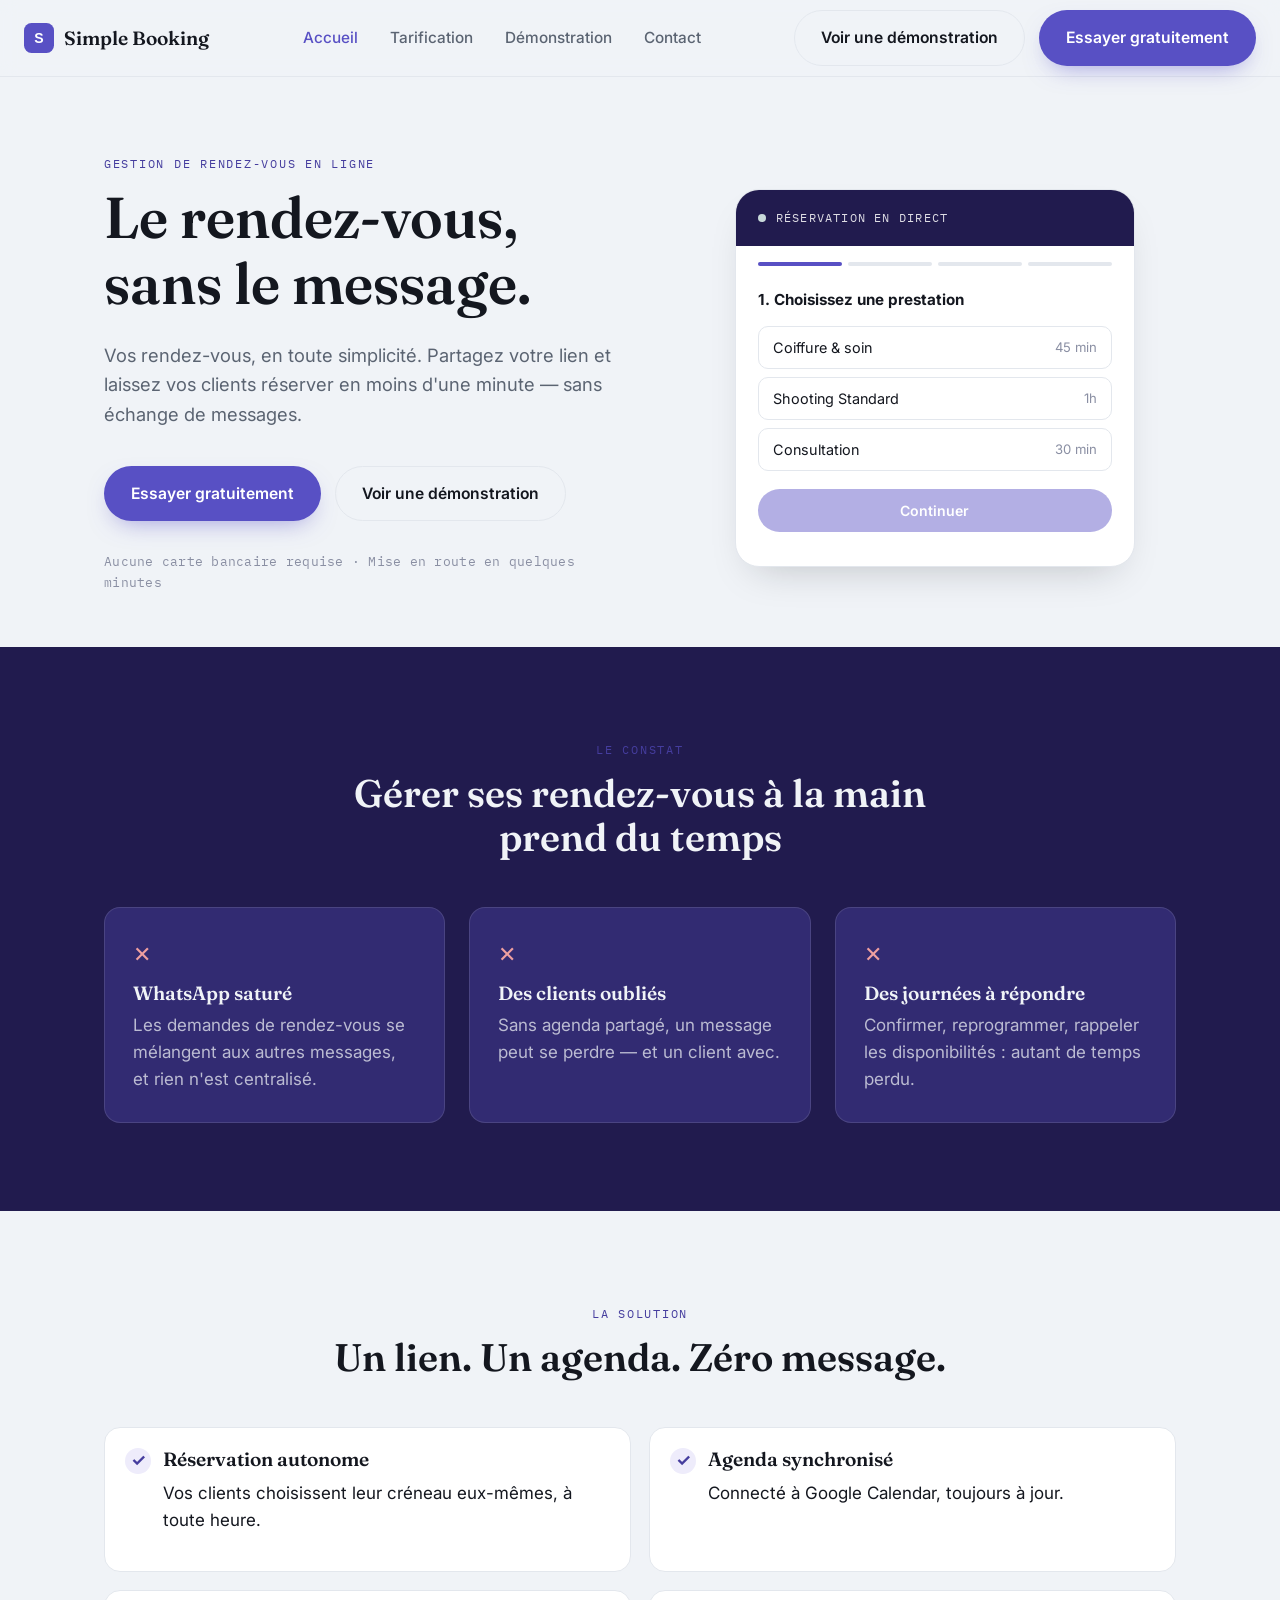
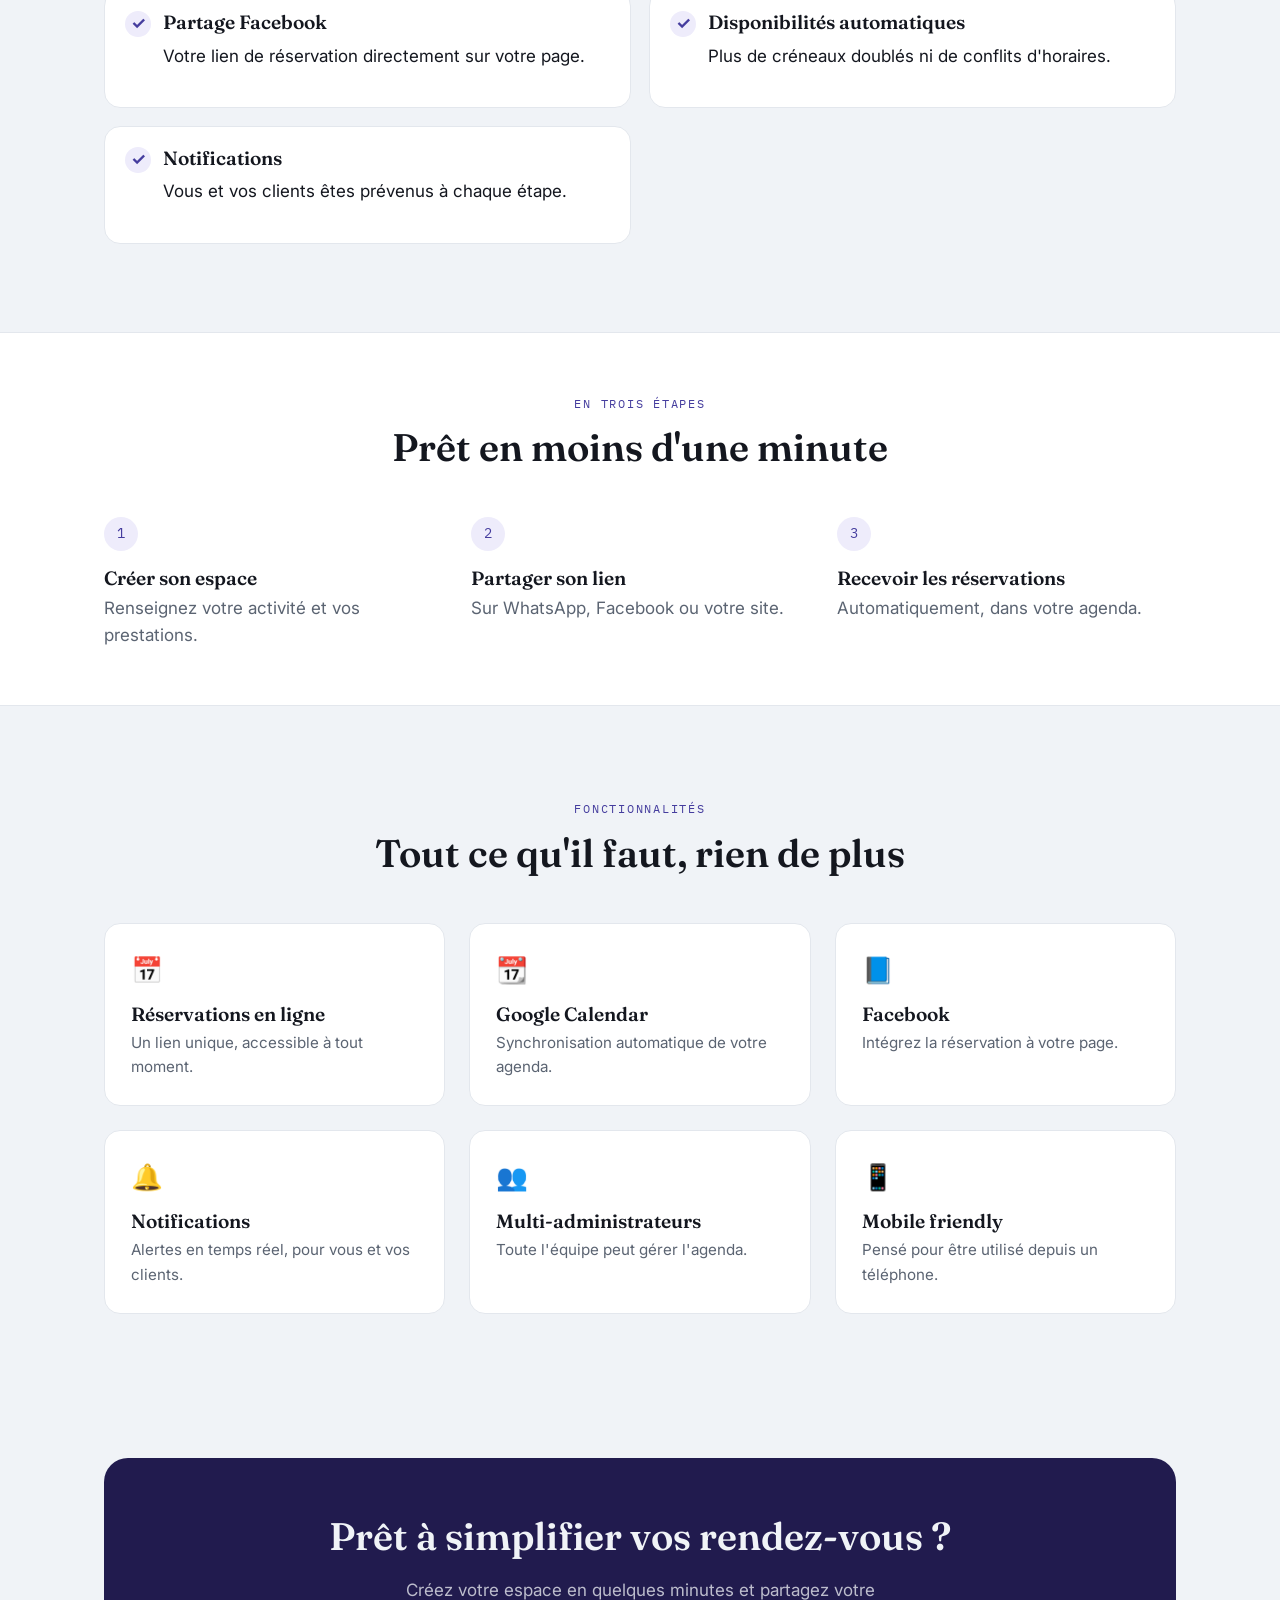
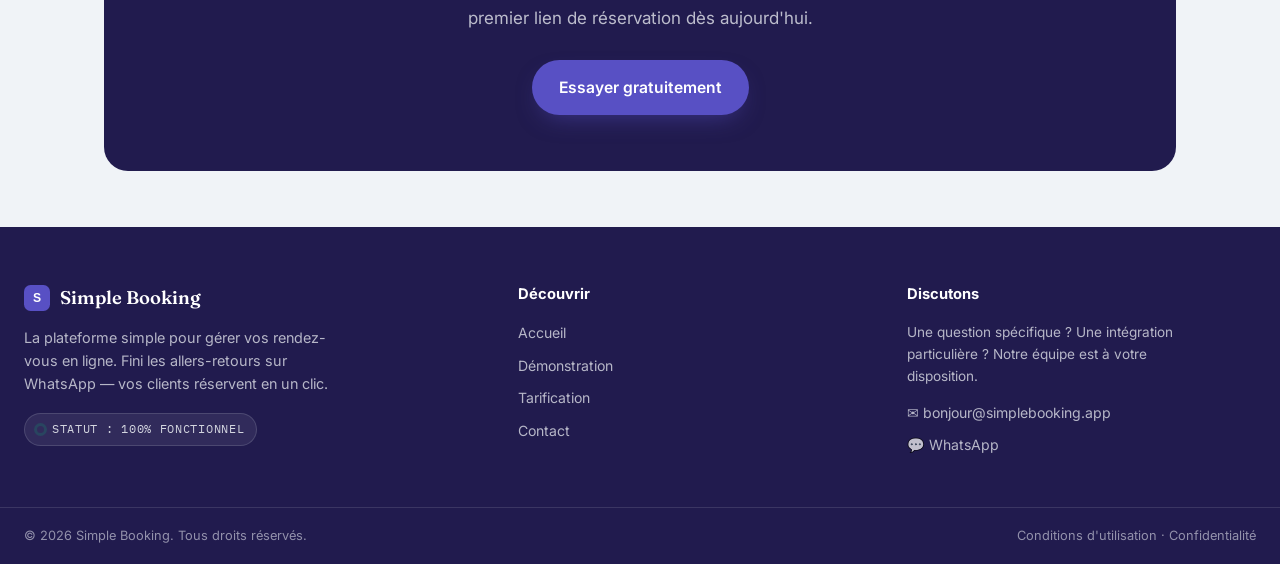
<file: index.html>
<!DOCTYPE html>
<html lang="fr">
<head>
<meta charset="UTF-8">
<meta name="viewport" content="width=device-width, initial-scale=1.0">
<title>Simple Booking — Le rendez-vous, sans le message.</title>
<meta name="description" content="Simple Booking permet à votre entreprise de recevoir des réservations en ligne en moins d'une minute : lien partageable, agenda synchronisé, notifications automatiques. Fini les rendez-vous gérés à la main sur WhatsApp.">
<link rel="canonical" href="https://simplebooking.app/">

<!-- Open Graph -->
<meta property="og:type" content="website">
<meta property="og:site_name" content="Simple Booking">
<meta property="og:title" content="Simple Booking — Le rendez-vous, sans le message.">
<meta property="og:description" content="Partagez votre lien et laissez vos clients réserver en moins d'une minute. Agenda synchronisé, notifications automatiques.">
<meta property="og:image" content="https://simplebooking.app/images/og-image.png">
<meta property="og:url" content="https://simplebooking.app/">
<meta property="og:locale" content="fr_FR">

<!-- Twitter -->
<meta name="twitter:card" content="summary_large_image">
<meta name="twitter:title" content="Simple Booking — Le rendez-vous, sans le message.">
<meta name="twitter:description" content="Réservation en ligne en moins d'une minute pour les petites entreprises.">
<meta name="twitter:image" content="https://simplebooking.app/images/og-image.png">

<link rel="icon" type="image/svg+xml" href="/images/favicon.svg">
<link rel="preconnect" href="https://fonts.googleapis.com">
<link rel="preconnect" href="https://fonts.gstatic.com" crossorigin>
<link href="https://fonts.googleapis.com/css2?family=Fraunces:opsz,wght@9..144,500;9..144,600&family=Inter:wght@400;500;600;700&family=IBM+Plex+Mono:wght@400;500&display=swap" rel="stylesheet">
<link rel="stylesheet" href="/css/style.css">
</head>
<body>

<header class="site-header">
  <div class="container">
    <a href="/" class="logo">
      <img src="/images/favicon.svg" alt="" width="30" height="30">
      Simple Booking
    </a>
    <nav>
      <ul class="nav-links">
        <li><a href="/" aria-current="page">Accueil</a></li>
        <li><a href="/tarification">Tarification</a></li>
        <li><a href="/demonstration">Démonstration</a></li>
        <li><a href="/contact">Contact</a></li>
      </ul>
    </nav>
    <div class="nav-cta">
      <a href="/contact" class="btn btn-ghost">Voir une démonstration</a>
      <a href="/contact" class="btn btn-primary">Essayer gratuitement</a>
    </div>
    <button class="nav-toggle" aria-label="Ouvrir le menu" aria-expanded="false">
      <span></span>
    </button>
  </div>
</header>

<main>

  <!-- Hero -->
  <section class="hero">
    <div class="container">
      <div class="hero-copy">
        <span class="eyebrow">Gestion de rendez-vous en ligne</span>
        <h1>Le rendez-vous,<br>sans le message.</h1>
        <p class="lede">Vos rendez-vous, en toute simplicité. Partagez votre lien et laissez vos clients réserver en moins d'une minute — sans échange de messages.</p>
        <div class="hero-actions">
          <a href="/contact" class="btn btn-primary">Essayer gratuitement</a>
          <a href="/demonstration" class="btn btn-ghost">Voir une démonstration</a>
        </div>
        <p class="hero-trust">Aucune carte bancaire requise · Mise en route en quelques minutes</p>
      </div>
      <div class="hero-art">
        <div class="simulator">
          <div class="simulator-head">
            <span class="dot"></span>
            <span>Réservation en direct</span>
          </div>
          <div class="simulator-progress">
            <div class="bar done"><span></span></div>
            <div class="bar"><span></span></div>
            <div class="bar"><span></span></div>
            <div class="bar"><span></span></div>
          </div>
          <div class="simulator-body">
            <div class="sim-step active">
              <h4>1. Choisissez une prestation</h4>
              <div class="sim-services">
                <button type="button" class="sim-option" data-service="Coiffure &amp; soin">Coiffure &amp; soin <span class="price">45 min</span></button>
                <button type="button" class="sim-option" data-service="Shooting Standard">Shooting Standard <span class="price">1h</span></button>
                <button type="button" class="sim-option" data-service="Consultation">Consultation <span class="price">30 min</span></button>
              </div>
              <div class="sim-actions">
                <button type="button" class="sim-btn sim-btn-next" disabled>Continuer</button>
              </div>
            </div>
            <div class="sim-step">
              <h4>2. Choisissez un créneau</h4>
              <div class="sim-slots">
                <button type="button" class="sim-slot">14h00</button>
                <button type="button" class="sim-slot">16h00</button>
                <button type="button" class="sim-slot">17h30</button>
              </div>
              <div class="sim-actions">
                <button type="button" class="sim-btn sim-btn-back">Retour</button>
                <button type="button" class="sim-btn sim-btn-next" disabled>Continuer</button>
              </div>
            </div>
            <div class="sim-step">
              <h4>3. Vos coordonnées</h4>
              <div class="sim-field">
                <label for="sim-name-1">Nom</label>
                <input type="text" id="sim-name-1" name="sim-name" required placeholder="Votre nom">
              </div>
              <div class="sim-field">
                <label for="sim-phone-1">Téléphone</label>
                <input type="tel" id="sim-phone-1" name="sim-phone" required placeholder="Votre numéro">
              </div>
              <div class="sim-actions">
                <button type="button" class="sim-btn sim-btn-back">Retour</button>
                <button type="button" class="sim-btn sim-btn-next">Confirmer</button>
              </div>
            </div>
            <div class="sim-step">
              <div class="sim-confirm">
                <div class="check-badge">✓</div>
                <h4 style="margin-bottom:4px;">Rendez-vous confirmé</h4>
                <p style="color:var(--ink-soft); font-size:0.85rem; margin:0;">Une notification a été envoyée automatiquement.</p>
                <div class="sim-receipt">
                  <div class="row"><span>Prestation</span><span data-field="service">—</span></div>
                  <div class="row"><span>Créneau</span><span data-field="slot">—</span></div>
                  <div class="row"><span>Client</span><span data-field="name">—</span></div>
                  <span class="status-pill">En attente de votre validation</span>
                </div>
                <button type="button" class="sim-restart">Essayer avec un autre créneau</button>
              </div>
            </div>
          </div>
        </div>
      </div>
    </div>
  </section>

  <!-- Le problème -->
  <section class="problem">
    <div class="container">
      <div class="section-head reveal">
        <span class="eyebrow">Le constat</span>
        <h2>Gérer ses rendez-vous à la main prend du temps</h2>
      </div>
      <div class="grid-3 reveal">
        <div class="problem-card">
          <span class="mark">✕</span>
          <h3>WhatsApp saturé</h3>
          <p>Les demandes de rendez-vous se mélangent aux autres messages, et rien n'est centralisé.</p>
        </div>
        <div class="problem-card">
          <span class="mark">✕</span>
          <h3>Des clients oubliés</h3>
          <p>Sans agenda partagé, un message peut se perdre — et un client avec.</p>
        </div>
        <div class="problem-card">
          <span class="mark">✕</span>
          <h3>Des journées à répondre</h3>
          <p>Confirmer, reprogrammer, rappeler les disponibilités : autant de temps perdu.</p>
        </div>
      </div>
    </div>
  </section>

  <!-- La solution -->
  <section>
    <div class="container">
      <div class="section-head reveal">
        <span class="eyebrow">La solution</span>
        <h2>Un lien. Un agenda. Zéro message.</h2>
      </div>
      <ul class="solution-list reveal">
        <li>
          <span class="check">✓</span>
          <div><h3>Réservation autonome</h3><p>Vos clients choisissent leur créneau eux-mêmes, à toute heure.</p></div>
        </li>
        <li>
          <span class="check">✓</span>
          <div><h3>Agenda synchronisé</h3><p>Connecté à Google Calendar, toujours à jour.</p></div>
        </li>
        <li>
          <span class="check">✓</span>
          <div><h3>Partage Facebook</h3><p>Votre lien de réservation directement sur votre page.</p></div>
        </li>
        <li>
          <span class="check">✓</span>
          <div><h3>Disponibilités automatiques</h3><p>Plus de créneaux doublés ni de conflits d'horaires.</p></div>
        </li>
        <li>
          <span class="check">✓</span>
          <div><h3>Notifications</h3><p>Vous et vos clients êtes prévenus à chaque étape.</p></div>
        </li>
      </ul>
    </div>
  </section>

  <!-- Fonctionnement -->
  <section class="tight" style="background:var(--card); border-top:1px solid var(--border); border-bottom:1px solid var(--border);">
    <div class="container">
      <div class="section-head reveal">
        <span class="eyebrow">En trois étapes</span>
        <h2>Prêt en moins d'une minute</h2>
      </div>
      <div class="steps reveal">
        <div class="step">
          <span class="num">1</span>
          <h3>Créer son espace</h3>
          <p>Renseignez votre activité et vos prestations.</p>
        </div>
        <div class="step">
          <span class="num">2</span>
          <h3>Partager son lien</h3>
          <p>Sur WhatsApp, Facebook ou votre site.</p>
        </div>
        <div class="step">
          <span class="num">3</span>
          <h3>Recevoir les réservations</h3>
          <p>Automatiquement, dans votre agenda.</p>
        </div>
      </div>
    </div>
  </section>

  <!-- Fonctionnalités -->
  <section>
    <div class="container">
      <div class="section-head reveal">
        <span class="eyebrow">Fonctionnalités</span>
        <h2>Tout ce qu'il faut, rien de plus</h2>
      </div>
      <div class="grid-3 reveal">
        <div class="feature-card"><span class="ico">📅</span><h3>Réservations en ligne</h3><p>Un lien unique, accessible à tout moment.</p></div>
        <div class="feature-card"><span class="ico">📆</span><h3>Google Calendar</h3><p>Synchronisation automatique de votre agenda.</p></div>
        <div class="feature-card"><span class="ico">📘</span><h3>Facebook</h3><p>Intégrez la réservation à votre page.</p></div>
        <div class="feature-card"><span class="ico">🔔</span><h3>Notifications</h3><p>Alertes en temps réel, pour vous et vos clients.</p></div>
        <div class="feature-card"><span class="ico">👥</span><h3>Multi-administrateurs</h3><p>Toute l'équipe peut gérer l'agenda.</p></div>
        <div class="feature-card"><span class="ico">📱</span><h3>Mobile friendly</h3><p>Pensé pour être utilisé depuis un téléphone.</p></div>
      </div>
    </div>
  </section>

  <!-- CTA final -->
  <section class="tight">
    <div class="container">
      <div class="cta-band reveal">
        <h2>Prêt à simplifier vos rendez-vous ?</h2>
        <p>Créez votre espace en quelques minutes et partagez votre premier lien de réservation dès aujourd'hui.</p>
        <a href="/contact" class="btn btn-primary">Essayer gratuitement</a>
      </div>
    </div>
  </section>

</main>

<footer class="site-footer-dark">
  <div class="container footer-grid">
    <div class="footer-brand">
      <a href="/" class="footer-logo">
        <img src="/images/favicon.svg" alt="" width="26" height="26">
        Simple Booking
      </a>
      <p>La plateforme simple pour gérer vos rendez-vous en ligne. Fini les allers-retours sur WhatsApp — vos clients réservent en un clic.</p>
      <span class="status-chip"><span class="dot"></span> Statut : 100% fonctionnel</span>
    </div>
    <div class="footer-col">
      <h4>Découvrir</h4>
      <a href="/">Accueil</a>
      <a href="/demonstration">Démonstration</a>
      <a href="/tarification">Tarification</a>
      <a href="/contact">Contact</a>
    </div>
    <div class="footer-col">
      <h4>Discutons</h4>
      <p>Une question spécifique ? Une intégration particulière ? Notre équipe est à votre disposition.</p>
      <a href="mailto:bonjour@simplebooking.app">✉ bonjour@simplebooking.app</a>
      <a href="https://wa.me/22800000000" target="_blank" rel="noopener">💬 WhatsApp</a>
    </div>
  </div>
  <div class="footer-bottom container">
    <span>© 2026 Simple Booking. Tous droits réservés.</span>
    <span class="footer-legal">Conditions d'utilisation · Confidentialité</span>
  </div>
</footer>

<script src="/js/main.js"></script>
</body>
</html>
</file>
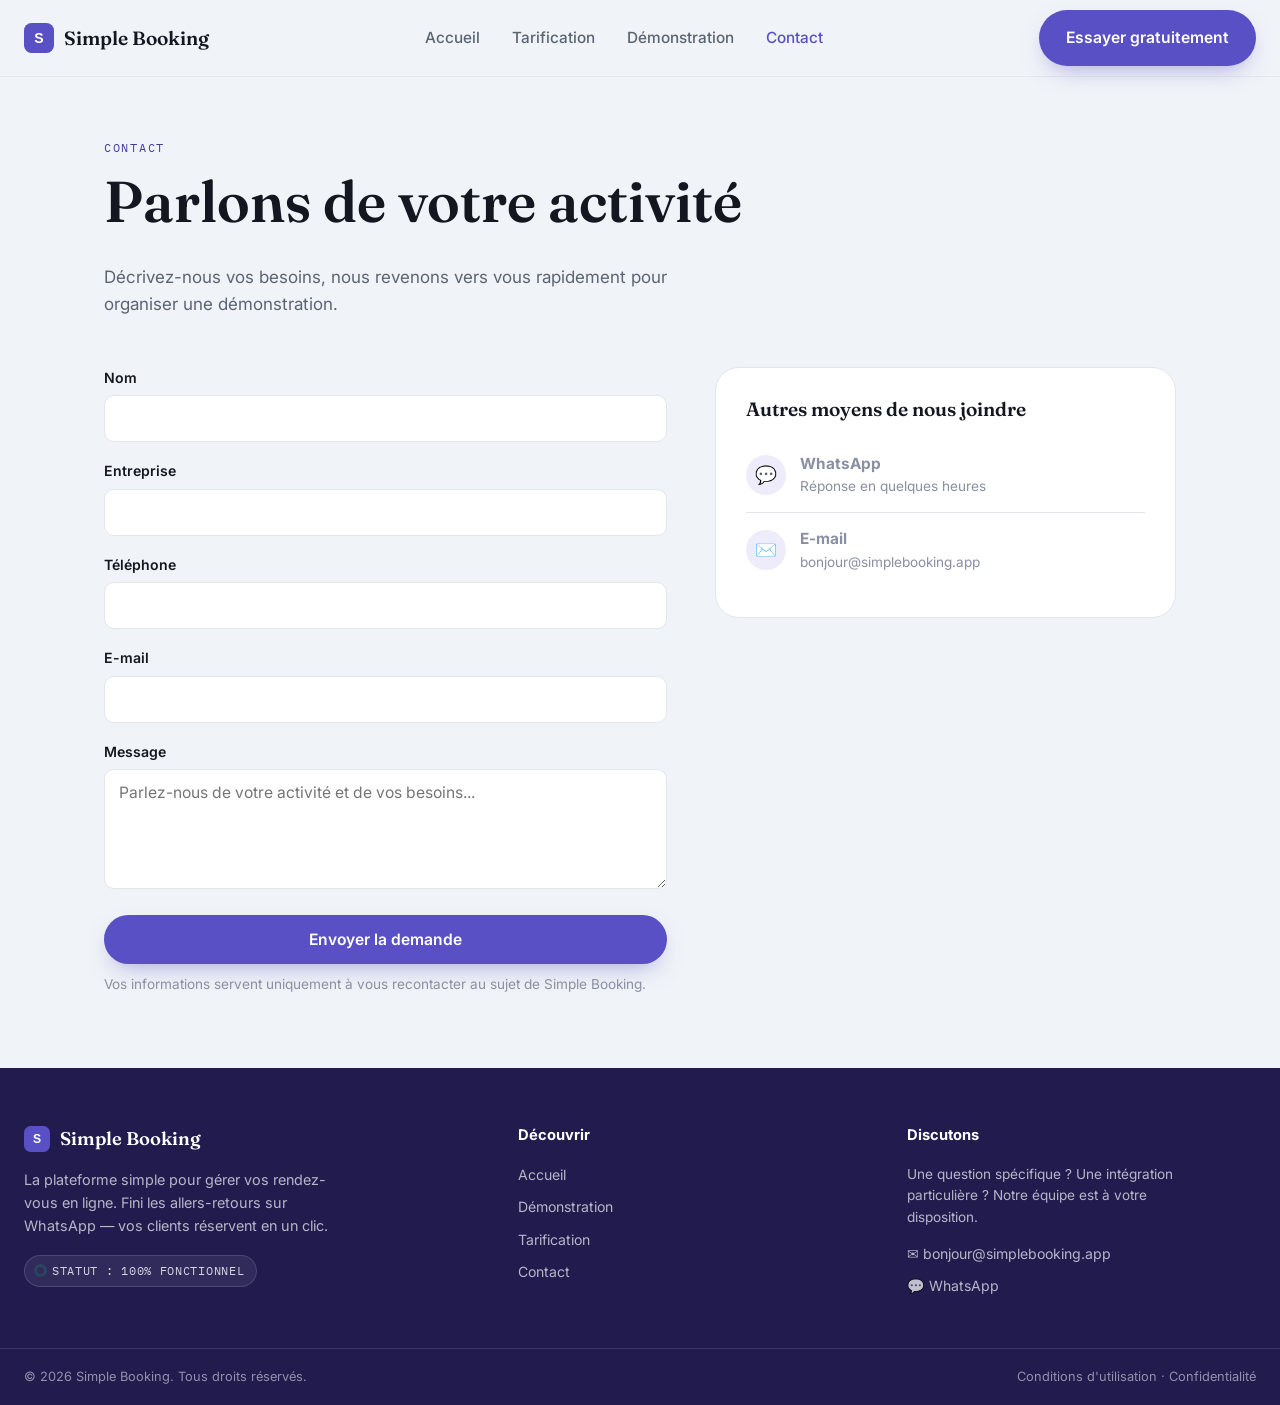
<file: contact.html>
<!DOCTYPE html>
<html lang="fr">
<head>
<meta charset="UTF-8">
<meta name="viewport" content="width=device-width, initial-scale=1.0">
<title>Contact — Simple Booking</title>
<meta name="description" content="Demandez une démonstration de Simple Booking ou contactez-nous par WhatsApp ou par e-mail. Réponse rapide garantie.">
<link rel="canonical" href="https://simplebooking.app/contact">

<meta property="og:type" content="website">
<meta property="og:site_name" content="Simple Booking">
<meta property="og:title" content="Contact — Simple Booking">
<meta property="og:description" content="Demandez une démonstration ou contactez-nous par WhatsApp ou e-mail.">
<meta property="og:image" content="https://simplebooking.app/images/og-image.png">
<meta property="og:url" content="https://simplebooking.app/contact">
<meta property="og:locale" content="fr_FR">
<meta name="twitter:card" content="summary_large_image">

<link rel="icon" type="image/svg+xml" href="/images/favicon.svg">
<link rel="preconnect" href="https://fonts.googleapis.com">
<link rel="preconnect" href="https://fonts.gstatic.com" crossorigin>
<link href="https://fonts.googleapis.com/css2?family=Fraunces:opsz,wght@9..144,500;9..144,600&family=Inter:wght@400;500;600;700&family=IBM+Plex+Mono:wght@400;500&display=swap" rel="stylesheet">
<link rel="stylesheet" href="/css/style.css">
</head>
<body>

<header class="site-header">
  <div class="container">
    <a href="/" class="logo">
      <img src="/images/favicon.svg" alt="" width="30" height="30">
      Simple Booking
    </a>
    <nav>
      <ul class="nav-links">
        <li><a href="/">Accueil</a></li>
        <li><a href="/tarification">Tarification</a></li>
        <li><a href="/demonstration">Démonstration</a></li>
        <li><a href="/contact" aria-current="page">Contact</a></li>
      </ul>
    </nav>
    <div class="nav-cta">
      <a href="/contact" class="btn btn-primary">Essayer gratuitement</a>
    </div>
    <button class="nav-toggle" aria-label="Ouvrir le menu" aria-expanded="false">
      <span></span>
    </button>
  </div>
</header>

<main>
  <section class="tight">
    <div class="container">
      <div class="section-head left reveal" style="max-width:640px;">
        <span class="eyebrow">Contact</span>
        <h1>Parlons de votre activité</h1>
        <p style="color:var(--ink-soft)">Décrivez-nous vos besoins, nous revenons vers vous rapidement pour organiser une démonstration.</p>
      </div>

      <div class="contact-grid reveal">
        <form id="contact-form" novalidate>
          <div class="field">
            <label for="name">Nom</label>
            <input type="text" id="name" name="name" required>
          </div>
          <div class="field">
            <label for="company">Entreprise</label>
            <input type="text" id="company" name="company">
          </div>
          <div class="field">
            <label for="phone">Téléphone</label>
            <input type="tel" id="phone" name="phone" required>
          </div>
          <div class="field">
            <label for="email">E-mail</label>
            <input type="email" id="email" name="email" required>
          </div>
          <div class="field">
            <label for="message">Message</label>
            <textarea id="message" name="message" placeholder="Parlez-nous de votre activité et de vos besoins..."></textarea>
          </div>
          <button type="submit" class="btn btn-primary btn-block">Envoyer la demande</button>
          <p class="form-note">Vos informations servent uniquement à vous recontacter au sujet de Simple Booking.</p>
          <p id="form-status" class="form-status" role="status"></p>
        </form>

        <aside class="contact-side">
          <h3 style="margin-bottom:18px;">Autres moyens de nous joindre</h3>
          <a href="https://wa.me/22800000000" class="channel" target="_blank" rel="noopener">
            <span class="ico">💬</span>
            <span><strong>WhatsApp</strong><span>Réponse en quelques heures</span></span>
          </a>
          <a href="mailto:bonjour@simplebooking.app" class="channel">
            <span class="ico">✉️</span>
            <span><strong>E-mail</strong><span>bonjour@simplebooking.app</span></span>
          </a>
        </aside>
      </div>
    </div>
  </section>
</main>

<footer class="site-footer-dark">
  <div class="container footer-grid">
    <div class="footer-brand">
      <a href="/" class="footer-logo">
        <img src="/images/favicon.svg" alt="" width="26" height="26">
        Simple Booking
      </a>
      <p>La plateforme simple pour gérer vos rendez-vous en ligne. Fini les allers-retours sur WhatsApp — vos clients réservent en un clic.</p>
      <span class="status-chip"><span class="dot"></span> Statut : 100% fonctionnel</span>
    </div>
    <div class="footer-col">
      <h4>Découvrir</h4>
      <a href="/">Accueil</a>
      <a href="/demonstration">Démonstration</a>
      <a href="/tarification">Tarification</a>
      <a href="/contact">Contact</a>
    </div>
    <div class="footer-col">
      <h4>Discutons</h4>
      <p>Une question spécifique ? Une intégration particulière ? Notre équipe est à votre disposition.</p>
      <a href="mailto:bonjour@simplebooking.app">✉ bonjour@simplebooking.app</a>
      <a href="https://wa.me/22800000000" target="_blank" rel="noopener">💬 WhatsApp</a>
    </div>
  </div>
  <div class="footer-bottom container">
    <span>© 2026 Simple Booking. Tous droits réservés.</span>
    <span class="footer-legal">Conditions d'utilisation · Confidentialité</span>
  </div>
</footer>

<script src="/js/main.js"></script>
</body>
</html>
</file>
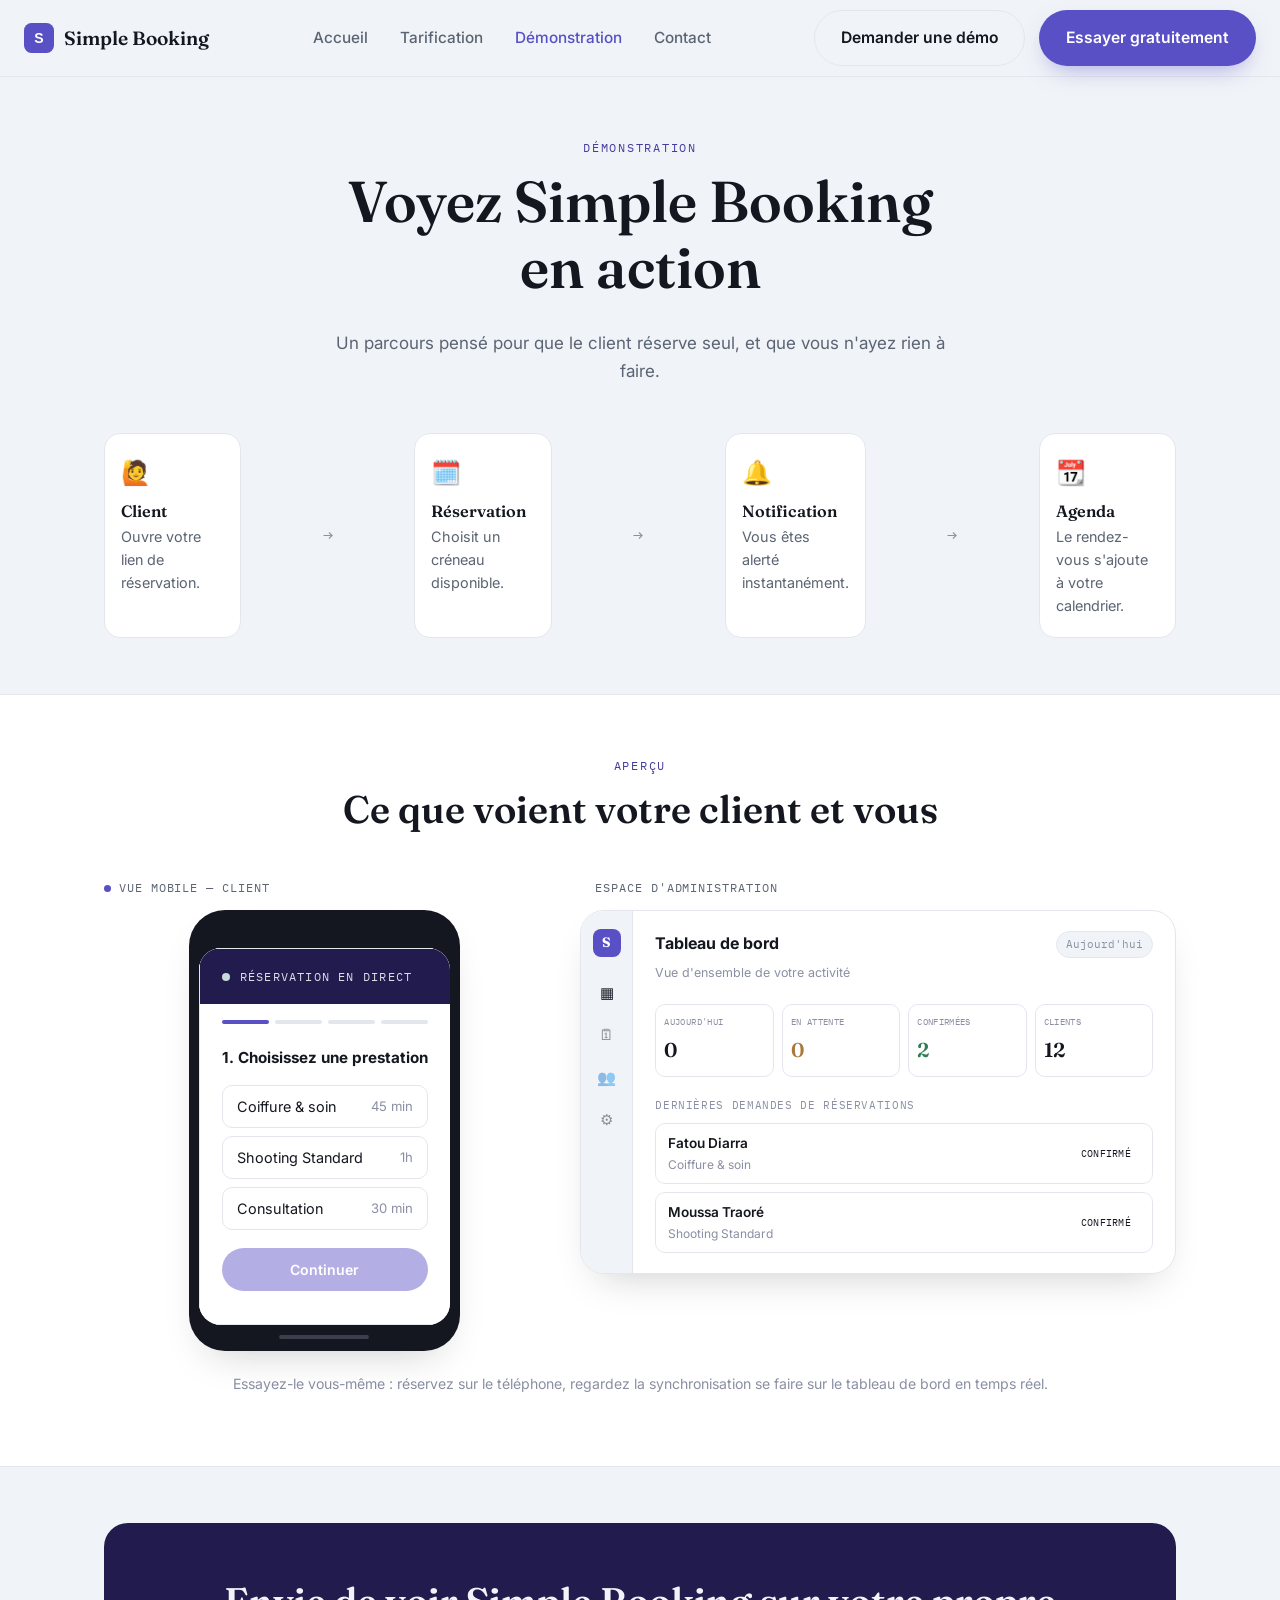
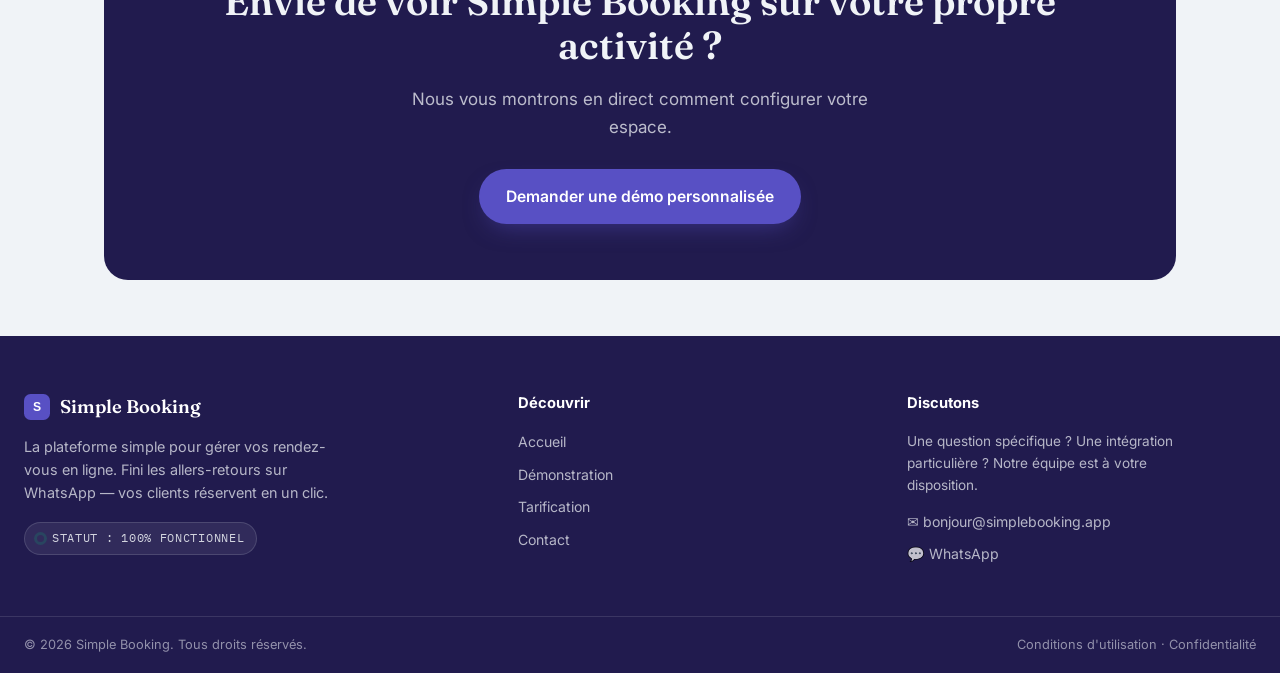
<file: demonstration.html>
<!DOCTYPE html>
<html lang="fr">
<head>
<meta charset="UTF-8">
<meta name="viewport" content="width=device-width, initial-scale=1.0">
<title>Démonstration — Simple Booking</title>
<meta name="description" content="Découvrez le parcours de réservation Simple Booking : du lien partagé à l'agenda synchronisé, en passant par la notification automatique.">
<link rel="canonical" href="https://simplebooking.app/demonstration">

<meta property="og:type" content="website">
<meta property="og:site_name" content="Simple Booking">
<meta property="og:title" content="Démonstration — Simple Booking">
<meta property="og:description" content="Du lien partagé à l'agenda synchronisé : voyez comment fonctionne Simple Booking.">
<meta property="og:image" content="https://simplebooking.app/images/og-image.png">
<meta property="og:url" content="https://simplebooking.app/demonstration">
<meta property="og:locale" content="fr_FR">
<meta name="twitter:card" content="summary_large_image">

<link rel="icon" type="image/svg+xml" href="/images/favicon.svg">
<link rel="preconnect" href="https://fonts.googleapis.com">
<link rel="preconnect" href="https://fonts.gstatic.com" crossorigin>
<link href="https://fonts.googleapis.com/css2?family=Fraunces:opsz,wght@9..144,500;9..144,600&family=Inter:wght@400;500;600;700&family=IBM+Plex+Mono:wght@400;500&display=swap" rel="stylesheet">
<link rel="stylesheet" href="/css/style.css">
</head>
<body>

<header class="site-header">
  <div class="container">
    <a href="/" class="logo">
      <img src="/images/favicon.svg" alt="" width="30" height="30">
      Simple Booking
    </a>
    <nav>
      <ul class="nav-links">
        <li><a href="/">Accueil</a></li>
        <li><a href="/tarification">Tarification</a></li>
        <li><a href="/demonstration" aria-current="page">Démonstration</a></li>
        <li><a href="/contact">Contact</a></li>
      </ul>
    </nav>
    <div class="nav-cta">
      <a href="/contact" class="btn btn-ghost">Demander une démo</a>
      <a href="/contact" class="btn btn-primary">Essayer gratuitement</a>
    </div>
    <button class="nav-toggle" aria-label="Ouvrir le menu" aria-expanded="false">
      <span></span>
    </button>
  </div>
</header>

<main>
  <section class="tight">
    <div class="container">
      <div class="section-head reveal">
        <span class="eyebrow">Démonstration</span>
        <h1>Voyez Simple Booking en action</h1>
        <p style="color:var(--ink-soft)">Un parcours pensé pour que le client réserve seul, et que vous n'ayez rien à faire.</p>
      </div>

      <div class="flow reveal">
        <div class="flow-step">
          <span class="flow-ico">🙋</span>
          <h3>Client</h3>
          <p>Ouvre votre lien de réservation.</p>
        </div>
        <div class="flow-arrow">→</div>
        <div class="flow-step">
          <span class="flow-ico">🗓️</span>
          <h3>Réservation</h3>
          <p>Choisit un créneau disponible.</p>
        </div>
        <div class="flow-arrow">→</div>
        <div class="flow-step">
          <span class="flow-ico">🔔</span>
          <h3>Notification</h3>
          <p>Vous êtes alerté instantanément.</p>
        </div>
        <div class="flow-arrow">→</div>
        <div class="flow-step">
          <span class="flow-ico">📆</span>
          <h3>Agenda</h3>
          <p>Le rendez-vous s'ajoute à votre calendrier.</p>
        </div>
      </div>
    </div>
  </section>

  <section class="tight" style="background:var(--card); border-top:1px solid var(--border); border-bottom:1px solid var(--border);">
    <div class="container">
      <div class="section-head reveal">
        <span class="eyebrow">Aperçu</span>
        <h2>Ce que voient votre client et vous</h2>
      </div>

      <div class="demo-frame reveal" id="demo-frame-1">
        <div class="demo-col">
          <div class="demo-label"><span class="dot"></span> Vue mobile — client</div>
          <div class="phone-frame">
            <div class="phone-notch"></div>
            <div class="phone-screen">
              <div class="simulator">
                <div class="simulator-head">
                  <span class="dot"></span>
                  <span>Réservation en direct</span>
                </div>
                <div class="simulator-progress">
                  <div class="bar done"><span></span></div>
                  <div class="bar"><span></span></div>
                  <div class="bar"><span></span></div>
                  <div class="bar"><span></span></div>
                </div>
                <div class="simulator-body">
                  <div class="sim-step active">
                    <h4>1. Choisissez une prestation</h4>
                    <div class="sim-services">
                      <button type="button" class="sim-option" data-service="Coiffure &amp; soin">Coiffure &amp; soin <span class="price">45 min</span></button>
                      <button type="button" class="sim-option" data-service="Shooting Standard">Shooting Standard <span class="price">1h</span></button>
                      <button type="button" class="sim-option" data-service="Consultation">Consultation <span class="price">30 min</span></button>
                    </div>
                    <div class="sim-actions">
                      <button type="button" class="sim-btn sim-btn-next" disabled>Continuer</button>
                    </div>
                  </div>
                  <div class="sim-step">
                    <h4>2. Choisissez un créneau</h4>
                    <div class="sim-slots">
                      <button type="button" class="sim-slot">14h00</button>
                      <button type="button" class="sim-slot">16h00</button>
                      <button type="button" class="sim-slot">17h30</button>
                    </div>
                    <div class="sim-actions">
                      <button type="button" class="sim-btn sim-btn-back">Retour</button>
                      <button type="button" class="sim-btn sim-btn-next" disabled>Continuer</button>
                    </div>
                  </div>
                  <div class="sim-step">
                    <h4>3. Vos coordonnées</h4>
                    <div class="sim-field">
                      <label for="sim-name-2">Nom</label>
                      <input type="text" id="sim-name-2" name="sim-name" required placeholder="Votre nom">
                    </div>
                    <div class="sim-field">
                      <label for="sim-phone-2">Téléphone</label>
                      <input type="tel" id="sim-phone-2" name="sim-phone" required placeholder="Votre numéro">
                    </div>
                    <div class="sim-actions">
                      <button type="button" class="sim-btn sim-btn-back">Retour</button>
                      <button type="button" class="sim-btn sim-btn-next">Confirmer</button>
                    </div>
                  </div>
                  <div class="sim-step">
                    <div class="sim-confirm">
                      <div class="check-badge">✓</div>
                      <h4 style="margin-bottom:4px;">Rendez-vous confirmé</h4>
                      <p style="color:var(--ink-soft); font-size:0.85rem; margin:0;">Regardez le tableau de bord →</p>
                      <div class="sim-receipt">
                        <div class="row"><span>Prestation</span><span data-field="service">—</span></div>
                        <div class="row"><span>Créneau</span><span data-field="slot">—</span></div>
                        <div class="row"><span>Client</span><span data-field="name">—</span></div>
                        <span class="status-pill">En attente de votre validation</span>
                      </div>
                      <button type="button" class="sim-restart">Essayer avec un autre créneau</button>
                    </div>
                  </div>
                </div>
              </div>
            </div>
            <div class="phone-home"></div>
          </div>
        </div>

        <div class="demo-col">
          <div class="demo-label"><span class="dot success"></span> Espace d'administration</div>
          <div class="dash-mock">
            <div class="dash-sidebar">
              <div class="dash-side-logo">S</div>
              <span class="dash-side-icon active">▦</span>
              <span class="dash-side-icon">🗓</span>
              <span class="dash-side-icon">👥</span>
              <span class="dash-side-icon">⚙</span>
            </div>
            <div class="dash-main">
              <div class="dash-head">
                <div>
                  <h5>Tableau de bord</h5>
                  <span class="sub">Vue d'ensemble de votre activité</span>
                </div>
                <span class="dash-date">Aujourd'hui</span>
              </div>
              <div class="dash-metrics">
                <div class="dash-metric">
                  <span class="label">Aujourd'hui</span>
                  <span class="value" data-metric="today">0</span>
                </div>
                <div class="dash-metric amber">
                  <span class="label">En attente</span>
                  <span class="value" data-metric="pending">0</span>
                </div>
                <div class="dash-metric green">
                  <span class="label">Confirmées</span>
                  <span class="value" data-metric="confirmed">2</span>
                </div>
                <div class="dash-metric">
                  <span class="label">Clients</span>
                  <span class="value" data-metric="clients">12</span>
                </div>
              </div>
              <div class="dash-list-label">Dernières demandes de réservations</div>
              <div class="dash-list" data-dash-list>
                <div class="dash-row">
                  <div><span class="who">Fatou Diarra</span><span class="service">Coiffure &amp; soin</span></div>
                  <span class="pill confirmed">Confirmé</span>
                </div>
                <div class="dash-row">
                  <div><span class="who">Moussa Traoré</span><span class="service">Shooting Standard</span></div>
                  <span class="pill confirmed">Confirmé</span>
                </div>
              </div>
            </div>
          </div>
        </div>
      </div>
      <p style="text-align:center; color:var(--muted); font-size:0.88rem; margin-top:22px;">Essayez-le vous-même : réservez sur le téléphone, regardez la synchronisation se faire sur le tableau de bord en temps réel.</p>
    </div>
  </section>

  <section class="tight">
    <div class="container">
      <div class="cta-band reveal">
        <h2>Envie de voir Simple Booking sur votre propre activité ?</h2>
        <p>Nous vous montrons en direct comment configurer votre espace.</p>
        <a href="/contact" class="btn btn-primary">Demander une démo personnalisée</a>
      </div>
    </div>
  </section>
</main>

<footer class="site-footer-dark">
  <div class="container footer-grid">
    <div class="footer-brand">
      <a href="/" class="footer-logo">
        <img src="/images/favicon.svg" alt="" width="26" height="26">
        Simple Booking
      </a>
      <p>La plateforme simple pour gérer vos rendez-vous en ligne. Fini les allers-retours sur WhatsApp — vos clients réservent en un clic.</p>
      <span class="status-chip"><span class="dot"></span> Statut : 100% fonctionnel</span>
    </div>
    <div class="footer-col">
      <h4>Découvrir</h4>
      <a href="/">Accueil</a>
      <a href="/demonstration">Démonstration</a>
      <a href="/tarification">Tarification</a>
      <a href="/contact">Contact</a>
    </div>
    <div class="footer-col">
      <h4>Discutons</h4>
      <p>Une question spécifique ? Une intégration particulière ? Notre équipe est à votre disposition.</p>
      <a href="mailto:bonjour@simplebooking.app">✉ bonjour@simplebooking.app</a>
      <a href="https://wa.me/22800000000" target="_blank" rel="noopener">💬 WhatsApp</a>
    </div>
  </div>
  <div class="footer-bottom container">
    <span>© 2026 Simple Booking. Tous droits réservés.</span>
    <span class="footer-legal">Conditions d'utilisation · Confidentialité</span>
  </div>
</footer>

<script src="/js/main.js"></script>
</body>
</html>
</file>
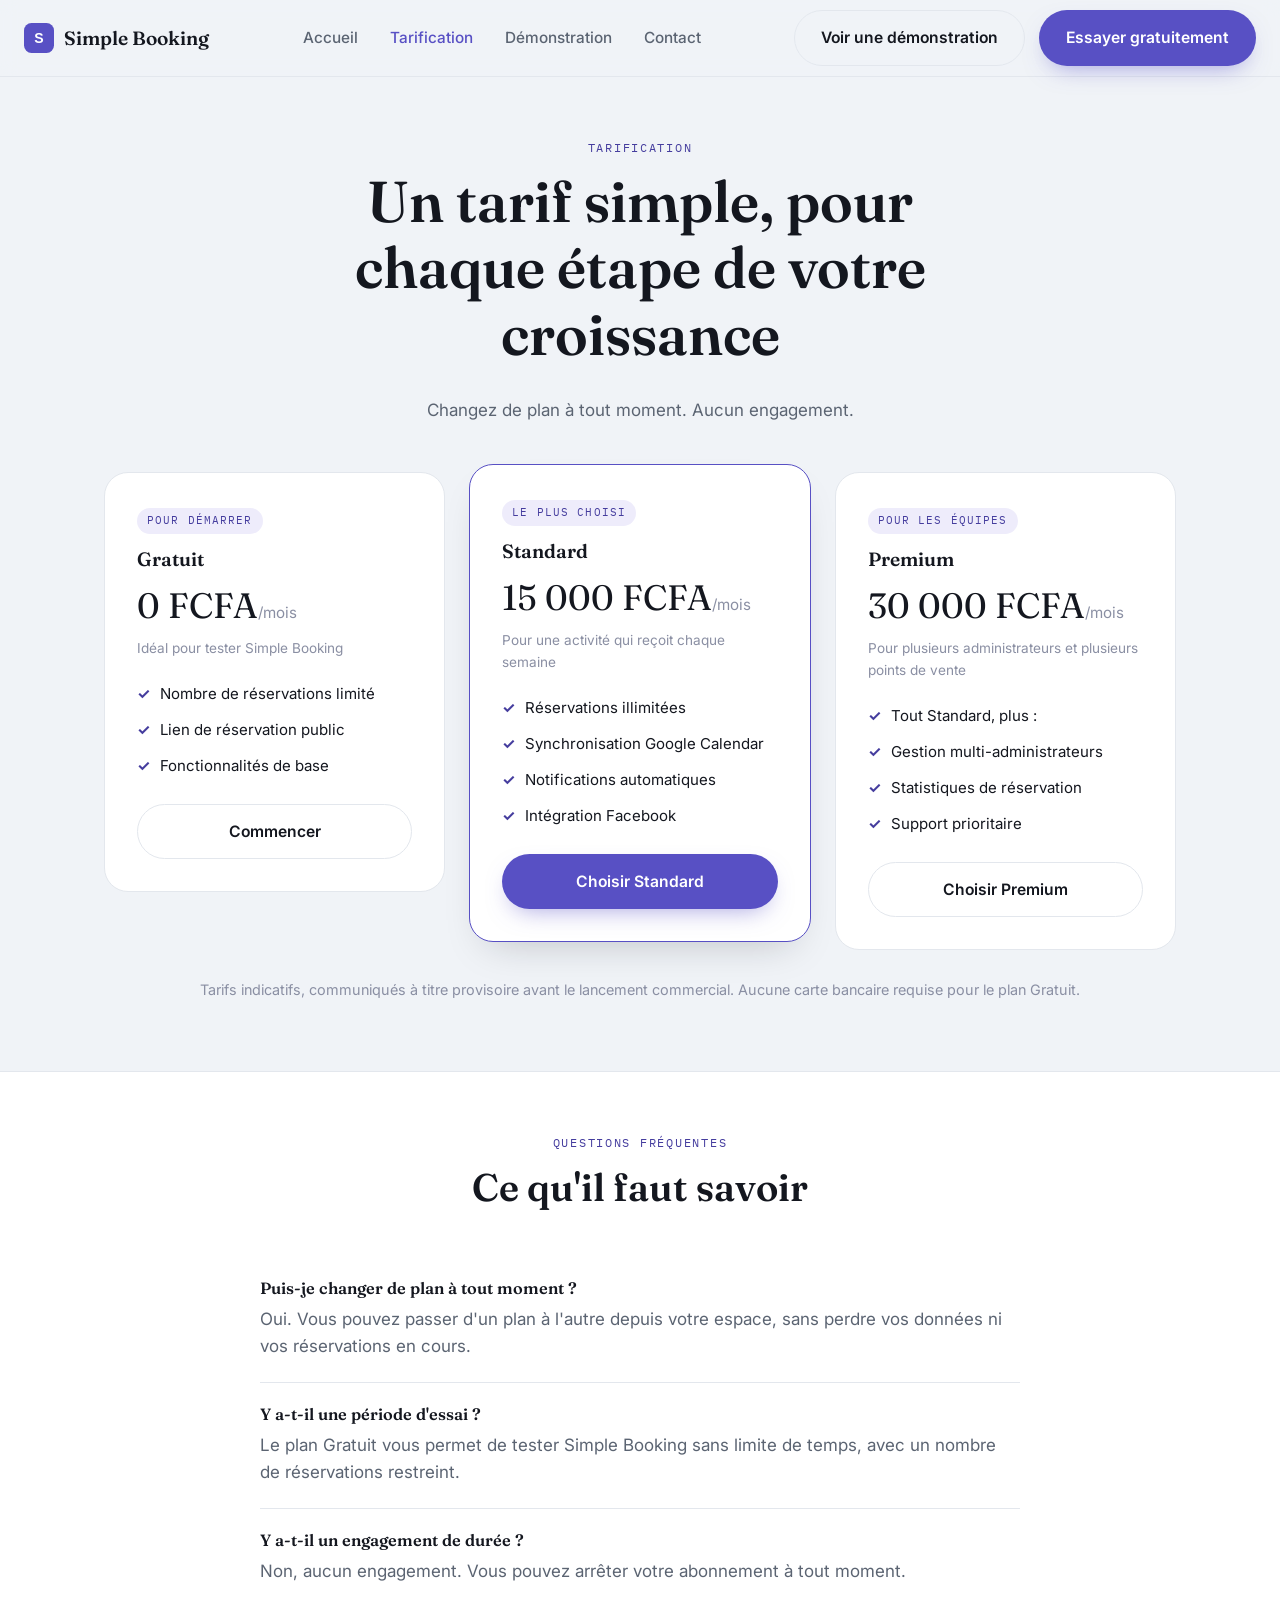
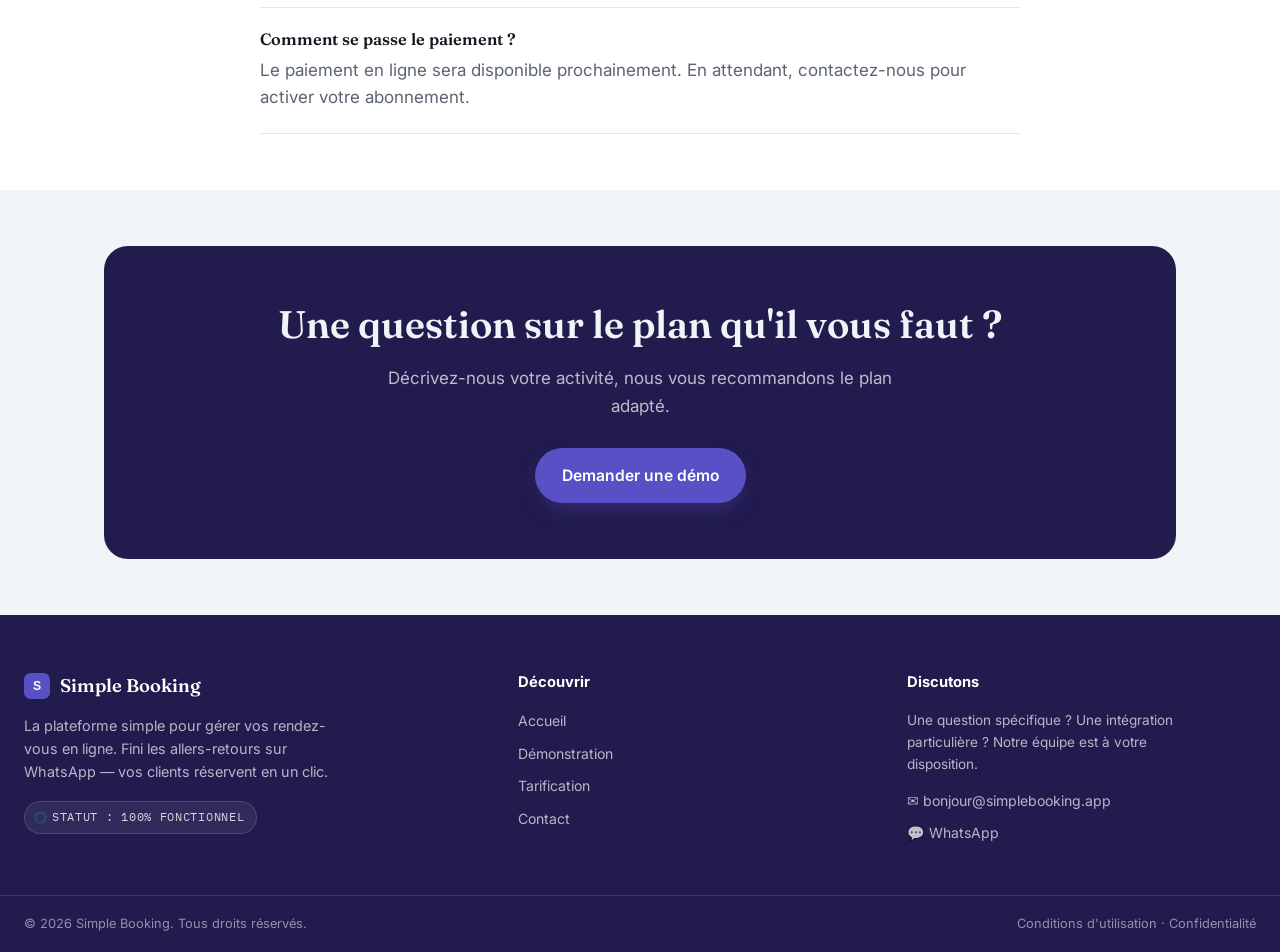
<file: tarification.html>
<!DOCTYPE html>
<html lang="fr">
<head>
<meta charset="UTF-8">
<meta name="viewport" content="width=device-width, initial-scale=1.0">
<title>Tarification — Simple Booking</title>
<meta name="description" content="Un plan Gratuit pour démarrer, Standard pour grandir, Premium pour toute une équipe. Découvrez les tarifs de Simple Booking, sans engagement.">
<link rel="canonical" href="https://simplebooking.app/tarification">

<meta property="og:type" content="website">
<meta property="og:site_name" content="Simple Booking">
<meta property="og:title" content="Tarification — Simple Booking">
<meta property="og:description" content="Un plan Gratuit pour démarrer, Standard pour grandir, Premium pour toute une équipe.">
<meta property="og:image" content="https://simplebooking.app/images/og-image.png">
<meta property="og:url" content="https://simplebooking.app/tarification">
<meta property="og:locale" content="fr_FR">
<meta name="twitter:card" content="summary_large_image">

<link rel="icon" type="image/svg+xml" href="/images/favicon.svg">
<link rel="preconnect" href="https://fonts.googleapis.com">
<link rel="preconnect" href="https://fonts.gstatic.com" crossorigin>
<link href="https://fonts.googleapis.com/css2?family=Fraunces:opsz,wght@9..144,500;9..144,600&family=Inter:wght@400;500;600;700&family=IBM+Plex+Mono:wght@400;500&display=swap" rel="stylesheet">
<link rel="stylesheet" href="/css/style.css">
</head>
<body>

<header class="site-header">
  <div class="container">
    <a href="/" class="logo">
      <img src="/images/favicon.svg" alt="" width="30" height="30">
      Simple Booking
    </a>
    <nav>
      <ul class="nav-links">
        <li><a href="/">Accueil</a></li>
        <li><a href="/tarification" aria-current="page">Tarification</a></li>
        <li><a href="/demonstration">Démonstration</a></li>
        <li><a href="/contact">Contact</a></li>
      </ul>
    </nav>
    <div class="nav-cta">
      <a href="/demonstration" class="btn btn-ghost">Voir une démonstration</a>
      <a href="/contact" class="btn btn-primary">Essayer gratuitement</a>
    </div>
    <button class="nav-toggle" aria-label="Ouvrir le menu" aria-expanded="false">
      <span></span>
    </button>
  </div>
</header>

<main>
  <section class="tight">
    <div class="container">
      <div class="section-head reveal">
        <span class="eyebrow">Tarification</span>
        <h1>Un tarif simple, pour chaque étape de votre croissance</h1>
        <p style="color:var(--ink-soft)">Changez de plan à tout moment. Aucun engagement.</p>
      </div>

      <div class="pricing-grid reveal">
        <div class="plan">
          <span class="plan-badge">Pour démarrer</span>
          <h3>Gratuit</h3>
          <p class="price">0 FCFA<span>/mois</span></p>
          <p class="note">Idéal pour tester Simple Booking</p>
          <ul>
            <li>Nombre de réservations limité</li>
            <li>Lien de réservation public</li>
            <li>Fonctionnalités de base</li>
          </ul>
          <a href="/contact" class="btn btn-ghost btn-block">Commencer</a>
        </div>

        <div class="plan featured">
          <span class="plan-badge">Le plus choisi</span>
          <h3>Standard</h3>
          <p class="price">15 000 FCFA<span>/mois</span></p>
          <p class="note">Pour une activité qui reçoit chaque semaine</p>
          <ul>
            <li>Réservations illimitées</li>
            <li>Synchronisation Google Calendar</li>
            <li>Notifications automatiques</li>
            <li>Intégration Facebook</li>
          </ul>
          <a href="/contact" class="btn btn-primary btn-block">Choisir Standard</a>
        </div>

        <div class="plan">
          <span class="plan-badge">Pour les équipes</span>
          <h3>Premium</h3>
          <p class="price">30 000 FCFA<span>/mois</span></p>
          <p class="note">Pour plusieurs administrateurs et plusieurs points de vente</p>
          <ul>
            <li>Tout Standard, plus :</li>
            <li>Gestion multi-administrateurs</li>
            <li>Statistiques de réservation</li>
            <li>Support prioritaire</li>
          </ul>
          <a href="/contact" class="btn btn-ghost btn-block">Choisir Premium</a>
        </div>
      </div>

      <p style="text-align:center; color:var(--muted); font-size:0.9rem; margin-top:28px;">Tarifs indicatifs, communiqués à titre provisoire avant le lancement commercial. Aucune carte bancaire requise pour le plan Gratuit.</p>
    </div>
  </section>

  <section class="tight" style="background:var(--card); border-top:1px solid var(--border);">
    <div class="container">
      <div class="section-head reveal">
        <span class="eyebrow">Questions fréquentes</span>
        <h2>Ce qu'il faut savoir</h2>
      </div>
      <div class="faq reveal">
        <div class="faq-item">
          <h3>Puis-je changer de plan à tout moment ?</h3>
          <p>Oui. Vous pouvez passer d'un plan à l'autre depuis votre espace, sans perdre vos données ni vos réservations en cours.</p>
        </div>
        <div class="faq-item">
          <h3>Y a-t-il une période d'essai ?</h3>
          <p>Le plan Gratuit vous permet de tester Simple Booking sans limite de temps, avec un nombre de réservations restreint.</p>
        </div>
        <div class="faq-item">
          <h3>Y a-t-il un engagement de durée ?</h3>
          <p>Non, aucun engagement. Vous pouvez arrêter votre abonnement à tout moment.</p>
        </div>
        <div class="faq-item">
          <h3>Comment se passe le paiement ?</h3>
          <p>Le paiement en ligne sera disponible prochainement. En attendant, contactez-nous pour activer votre abonnement.</p>
        </div>
      </div>
    </div>
  </section>

  <section class="tight">
    <div class="container">
      <div class="cta-band reveal">
        <h2>Une question sur le plan qu'il vous faut ?</h2>
        <p>Décrivez-nous votre activité, nous vous recommandons le plan adapté.</p>
        <a href="/contact" class="btn btn-primary">Demander une démo</a>
      </div>
    </div>
  </section>
</main>

<footer class="site-footer-dark">
  <div class="container footer-grid">
    <div class="footer-brand">
      <a href="/" class="footer-logo">
        <img src="/images/favicon.svg" alt="" width="26" height="26">
        Simple Booking
      </a>
      <p>La plateforme simple pour gérer vos rendez-vous en ligne. Fini les allers-retours sur WhatsApp — vos clients réservent en un clic.</p>
      <span class="status-chip"><span class="dot"></span> Statut : 100% fonctionnel</span>
    </div>
    <div class="footer-col">
      <h4>Découvrir</h4>
      <a href="/">Accueil</a>
      <a href="/demonstration">Démonstration</a>
      <a href="/tarification">Tarification</a>
      <a href="/contact">Contact</a>
    </div>
    <div class="footer-col">
      <h4>Discutons</h4>
      <p>Une question spécifique ? Une intégration particulière ? Notre équipe est à votre disposition.</p>
      <a href="mailto:bonjour@simplebooking.app">✉ bonjour@simplebooking.app</a>
      <a href="https://wa.me/22800000000" target="_blank" rel="noopener">💬 WhatsApp</a>
    </div>
  </div>
  <div class="footer-bottom container">
    <span>© 2026 Simple Booking. Tous droits réservés.</span>
    <span class="footer-legal">Conditions d'utilisation · Confidentialité</span>
  </div>
</footer>

<script src="/js/main.js"></script>
</body>
</html>
</file>
<file: css/style.css>
/* ==========================================================================
   Simple Booking — Mini-site de présentation
   Palette alignée sur l'application (voir MARKETING_SITE_REPORT.md)
   ========================================================================== */

:root {
  --bg: #F0F3F7;
  --card: #FFFFFF;
  --ink: #14171F;
  --ink-soft: #5B6472;
  --muted: #8A8FA3;
  --border: #E3E7ED;

  --brand: #5850C4;
  --brand-hover: #453D9E;
  --brand-dark: #211B4E;
  --brand-dark-tint: #322B72;
  --brand-tint: #EEECFB;
  --on-brand: #FFFFFF;

  --accent: var(--brand);
  --accent-hover: var(--brand-hover);
  --accent-tint: var(--brand-tint);

  --status-amber-bg: #FBF4E6;
  --status-amber-ink: #A9793A;
  --status-green-bg: #E6FBF2;
  --status-green-ink: #2E7D53;
  --status-blue-ink: #5B9BFA;

  --danger: #C15B4A;

  --font-display: "Fraunces", Georgia, serif;
  --font-body: "Inter", -apple-system, BlinkMacSystemFont, "Segoe UI", sans-serif;
  --font-mono: "IBM Plex Mono", ui-monospace, monospace;

  --radius-s: 10px;
  --radius-m: 16px;
  --radius-l: 24px;
  --shadow: 0 18px 40px -20px rgba(20, 23, 31, 0.25);
  --container: 1120px;
}

* { box-sizing: border-box; }
html { scroll-behavior: smooth; }

html, body { height: 100%; }

body {
  margin: 0;
  min-height: 100vh;
  display: flex;
  flex-direction: column;
  background: var(--bg);
  color: var(--ink);
  font-family: var(--font-body);
  font-size: 17px;
  line-height: 1.6;
  -webkit-font-smoothing: antialiased;
}

main { flex: 1 0 auto; }
.site-footer-dark { flex-shrink: 0; }

img { max-width: 100%; display: block; }
a { color: inherit; }

h1, h2, h3 {
  font-family: var(--font-display);
  font-weight: 600;
  line-height: 1.15;
  margin: 0 0 0.5em;
  color: var(--ink);
}

h1 { font-size: clamp(2.4rem, 5vw, 3.6rem); }
h2 { font-size: clamp(1.7rem, 3.2vw, 2.4rem); }
h3 { font-size: 1.2rem; }

p { margin: 0 0 1em; }

.eyebrow {
  font-family: var(--font-mono);
  font-size: 0.78rem;
  letter-spacing: 0.14em;
  text-transform: uppercase;
  color: var(--brand-hover);
  display: inline-block;
  margin-bottom: 0.9em;
}

.container {
  max-width: var(--container);
  margin: 0 auto;
  padding: 0 24px;
}

section { padding: 88px 0; }
section.tight { padding: 56px 0; }

/* Focus visible partout — accessibilité */
a:focus-visible,
button:focus-visible,
input:focus-visible,
textarea:focus-visible {
  outline: 3px solid var(--accent);
  outline-offset: 2px;
}

@media (prefers-reduced-motion: reduce) {
  * { animation: none !important; transition: none !important; scroll-behavior: auto !important; }
  .reveal { opacity: 1 !important; transform: none !important; }
}

/* ---------- Révélation douce au défilement (une seule fois) ---------- */
.reveal {
  opacity: 0;
  transform: translateY(16px);
  transition: opacity 0.6s ease, transform 0.6s ease;
}
.reveal.is-visible {
  opacity: 1;
  transform: translateY(0);
}

/* ---------- Boutons ---------- */
.btn {
  display: inline-flex;
  align-items: center;
  justify-content: center;
  gap: 8px;
  font-family: var(--font-body);
  font-weight: 600;
  font-size: 0.98rem;
  padding: 14px 26px;
  border-radius: 999px;
  border: 1px solid transparent;
  cursor: pointer;
  text-decoration: none;
  transition: transform 0.15s ease, background 0.15s ease, border-color 0.15s ease, box-shadow 0.15s ease;
}
.btn:hover { transform: translateY(-1px); }

.btn-primary {
  background: var(--accent);
  color: var(--on-brand);
  box-shadow: 0 10px 24px -10px rgba(88, 80, 196, 0.55);
}
.btn-primary:hover { background: var(--accent-hover); }

.btn-ghost {
  background: transparent;
  color: var(--ink);
  border-color: var(--border);
}
.btn-ghost:hover { border-color: var(--brand); color: var(--brand); }

.btn-light {
  background: var(--bg);
  color: var(--ink);
  border-color: var(--border);
}

.btn-block { width: 100%; }

/* ---------- Header ---------- */
.site-header {
  position: sticky;
  top: 0;
  z-index: 50;
  background: rgba(240, 243, 247, 0.88);
  backdrop-filter: blur(8px);
  border-bottom: 1px solid var(--border);
}
.site-header .container {
  display: flex;
  align-items: center;
  justify-content: space-between;
  height: 76px;
  max-width: 1320px;
}
.logo {
  display: flex;
  align-items: center;
  gap: 10px;
  font-family: var(--font-display);
  font-weight: 600;
  font-size: 1.2rem;
  color: var(--ink);
  text-decoration: none;
}
.logo img { width: 30px; height: 30px; }

.nav-links {
  display: flex;
  align-items: center;
  gap: 32px;
  list-style: none;
  margin: 0;
  padding: 0;
}
.nav-links a {
  text-decoration: none;
  color: var(--ink-soft);
  font-weight: 500;
  font-size: 0.96rem;
}
.nav-links a[aria-current="page"],
.nav-links a:hover { color: var(--brand); }

.nav-cta { display: flex; align-items: center; gap: 14px; }

.nav-toggle {
  display: none;
  background: none;
  border: 1px solid var(--border);
  border-radius: 10px;
  width: 44px;
  height: 44px;
  align-items: center;
  justify-content: center;
  cursor: pointer;
}
.nav-toggle span,
.nav-toggle span::before,
.nav-toggle span::after {
  content: "";
  display: block;
  width: 20px;
  height: 2px;
  background: var(--ink);
  position: relative;
}
.nav-toggle span::before { position: absolute; top: -6px; }
.nav-toggle span::after { position: absolute; top: 6px; }

/* ---------- Hero ---------- */
.hero {
  padding: 72px 0 40px;
}
.hero .container {
  display: grid;
  grid-template-columns: 1.05fr 0.95fr;
  gap: 56px;
  align-items: center;
}
.hero h1 { margin-bottom: 0.4em; }
.hero .lede {
  font-size: 1.15rem;
  color: var(--ink-soft);
  max-width: 46ch;
  margin-bottom: 2em;
}
.hero-actions { display: flex; gap: 14px; flex-wrap: wrap; margin-bottom: 1.8em; }
.hero-trust {
  font-family: var(--font-mono);
  font-size: 0.82rem;
  color: var(--muted);
  letter-spacing: 0.02em;
}
.hero-art { display: flex; justify-content: center; }
.hero-art img { max-width: 380px; width: 100%; }

/* ---------- Bandes / sections génériques ---------- */
.section-head { max-width: 640px; margin: 0 auto 48px; text-align: center; }
.section-head.left { margin-left: 0; text-align: left; }

.grid-3 {
  display: grid;
  grid-template-columns: repeat(3, 1fr);
  gap: 24px;
}
.grid-2 {
  display: grid;
  grid-template-columns: repeat(2, 1fr);
  gap: 24px;
}

/* Problème */
.problem { background: var(--brand-dark); color: var(--bg); }
.problem .section-head h2 { color: var(--bg); }
.problem-card {
  background: var(--brand-dark-tint);
  border: 1px solid rgba(240,243,247,0.12);
  border-radius: var(--radius-m);
  padding: 28px;
}
.problem-card .mark { color: #F0A0A0; font-size: 1.4rem; }
.problem-card h3 { color: var(--bg); margin: 10px 0 8px; }
.problem-card p { color: rgba(240,243,247,0.72); margin: 0; }

/* Solution */
.solution-list {
  display: grid;
  grid-template-columns: repeat(2, 1fr);
  gap: 18px;
  list-style: none;
  padding: 0;
  margin: 0;
}
.solution-list li {
  display: flex;
  gap: 12px;
  align-items: flex-start;
  background: var(--card);
  border: 1px solid var(--border);
  border-radius: var(--radius-m);
  padding: 20px;
  transition: transform 0.2s ease, box-shadow 0.2s ease;
}
.solution-list li:hover { transform: translateY(-2px); box-shadow: var(--shadow); }
.check {
  flex: none;
  width: 26px; height: 26px;
  border-radius: 50%;
  background: var(--accent-tint);
  color: var(--brand-hover);
  display: flex; align-items: center; justify-content: center;
  font-weight: 700;
}

/* Étapes */
.steps { display: grid; grid-template-columns: repeat(3, 1fr); gap: 28px; }
.step { text-align: left; }
.step .num {
  font-family: var(--font-mono);
  font-size: 0.85rem;
  color: var(--brand-hover);
  background: var(--accent-tint);
  display: inline-flex;
  align-items: center;
  justify-content: center;
  width: 34px; height: 34px;
  border-radius: 50%;
  margin-bottom: 16px;
}
.step h3 { margin-bottom: 6px; }
.step p { color: var(--ink-soft); margin: 0; }

/* Fonctionnalités */
.feature-card {
  background: var(--card);
  border: 1px solid var(--border);
  border-radius: var(--radius-m);
  padding: 26px;
  height: 100%;
  transition: transform 0.2s ease, box-shadow 0.2s ease;
}
.feature-card:hover { transform: translateY(-3px); box-shadow: var(--shadow); }
.feature-card .ico { font-size: 1.6rem; margin-bottom: 12px; display: block; }
.feature-card h3 { margin-bottom: 6px; }
.feature-card p { color: var(--ink-soft); margin: 0; font-size: 0.95rem; }

/* CTA bandeau */
.cta-band {
  background: var(--brand-dark);
  color: var(--bg);
  border-radius: var(--radius-l);
  padding: 56px;
  text-align: center;
}
.cta-band h2 { color: var(--bg); }
.cta-band p { color: rgba(240,243,247,0.75); max-width: 46ch; margin: 0 auto 28px; }

/* ---------- Footer (sombre, 3 colonnes) ---------- */
.site-footer-dark {
  background: var(--brand-dark);
  color: rgba(240, 243, 247, 0.72);
  padding: 56px 0 0;
}
.footer-grid {
  display: grid;
  grid-template-columns: 1.3fr 1fr 1fr;
  gap: 40px;
  max-width: 1320px;
  padding-bottom: 40px;
}
.footer-logo {
  display: flex;
  align-items: center;
  gap: 10px;
  font-family: var(--font-display);
  font-weight: 600;
  font-size: 1.15rem;
  color: #FFFFFF;
  text-decoration: none;
  margin-bottom: 14px;
}
.footer-brand p { font-size: 0.9rem; line-height: 1.6; margin: 0 0 18px; max-width: 34ch; }
.status-chip {
  display: inline-flex;
  align-items: center;
  gap: 8px;
  font-family: var(--font-mono);
  font-size: 0.72rem;
  letter-spacing: 0.06em;
  text-transform: uppercase;
  background: rgba(240, 243, 247, 0.08);
  border: 1px solid rgba(240, 243, 247, 0.14);
  color: rgba(240, 243, 247, 0.85);
  padding: 6px 12px;
  border-radius: 999px;
}
.status-chip .dot { width: 7px; height: 7px; border-radius: 50%; background: var(--success); box-shadow: 0 0 0 3px rgba(18, 148, 111, 0.25); }

.footer-col h4 {
  color: #FFFFFF;
  font-family: var(--font-body);
  font-size: 0.92rem;
  font-weight: 700;
  margin: 0 0 16px;
}
.footer-col p { font-size: 0.85rem; line-height: 1.6; margin: 0 0 14px; max-width: 30ch; }
.footer-col a {
  display: block;
  text-decoration: none;
  color: rgba(240, 243, 247, 0.72);
  font-size: 0.88rem;
  margin-bottom: 10px;
  transition: color 0.15s ease;
}
.footer-col a:hover { color: #FFFFFF; }

.footer-bottom {
  max-width: 1320px;
  border-top: 1px solid rgba(240, 243, 247, 0.12);
  padding: 18px 24px;
  display: flex;
  justify-content: space-between;
  flex-wrap: wrap;
  gap: 10px;
  font-size: 0.8rem;
  color: rgba(240, 243, 247, 0.55);
}

@media (max-width: 720px) {
  .footer-grid { grid-template-columns: 1fr; gap: 32px; }
  .footer-bottom { flex-direction: column; }
}

/* ---------- Page Démonstration ---------- */
.flow {
  display: grid;
  grid-template-columns: 1fr;
  gap: 14px;
  align-items: stretch;
  counter-reset: flow;
}
.flow-step {
  background: var(--card);
  border: 1px solid var(--border);
  border-radius: var(--radius-m);
  padding: 22px;
  position: relative;
}
.flow-step .flow-ico { font-size: 1.5rem; }
.flow-step h3 { font-size: 1.02rem; margin: 10px 0 4px; }
.flow-step p { font-size: 0.9rem; color: var(--ink-soft); margin: 0; }
.flow-arrow {
  display: none;
}
@media (min-width: 560px) {
  .flow { grid-template-columns: repeat(2, 1fr); gap: 18px; }
}
@media (min-width: 860px) {
  .flow { grid-template-columns: repeat(7, 1fr); }
  .flow-step { padding: 20px 16px; }
  .flow-arrow {
    display: flex;
    align-items: center;
    justify-content: center;
    color: var(--muted);
    font-family: var(--font-mono);
  }
}

.screens { display: grid; grid-template-columns: repeat(3, 1fr); gap: 24px; }
.screen-card {
  background: var(--card);
  border: 1px solid var(--border);
  border-radius: var(--radius-m);
  overflow: hidden;
}
.screen-card .frame {
  background: var(--brand-dark);
  padding: 18px;
}
.screen-card figcaption { padding: 16px 18px; font-size: 0.9rem; color: var(--ink-soft); }

/* ---------- Page Tarification ---------- */
.pricing-grid {
  display: grid;
  grid-template-columns: repeat(3, 1fr);
  gap: 24px;
  align-items: start;
}
.plan {
  background: var(--card);
  border: 1px solid var(--border);
  border-radius: var(--radius-l);
  padding: 32px;
}
.plan.featured {
  border-color: var(--brand);
  box-shadow: var(--shadow);
  transform: translateY(-8px);
}
.plan-badge {
  font-family: var(--font-mono);
  font-size: 0.7rem;
  letter-spacing: 0.1em;
  text-transform: uppercase;
  background: var(--accent-tint);
  color: var(--brand-hover);
  padding: 4px 10px;
  border-radius: 999px;
  display: inline-block;
  margin-bottom: 14px;
}
.plan h3 { margin-bottom: 4px; }
.plan .price { font-family: var(--font-display); font-size: 2.2rem; color: var(--ink); margin: 8px 0 4px; }
.plan .price span { font-family: var(--font-body); font-size: 0.95rem; color: var(--muted); font-weight: 400; }
.plan .note { color: var(--muted); font-size: 0.85rem; margin-bottom: 22px; }
.plan ul { list-style: none; padding: 0; margin: 0 0 26px; display: flex; flex-direction: column; gap: 12px; }
.plan li { display: flex; gap: 10px; align-items: flex-start; font-size: 0.94rem; }
.plan li::before { content: "✓"; color: var(--brand-hover); font-weight: 700; }

.faq { max-width: 760px; margin: 0 auto; }
.faq-item { border-bottom: 1px solid var(--border); padding: 22px 0; }
.faq-item h3 { font-size: 1.02rem; margin-bottom: 8px; }
.faq-item p { color: var(--ink-soft); margin: 0; }

/* ---------- Page Contact ---------- */
.contact-grid {
  display: grid;
  grid-template-columns: 1.1fr 0.9fr;
  gap: 48px;
  align-items: start;
}
.field { margin-bottom: 18px; }
.field label {
  display: block;
  font-size: 0.88rem;
  font-weight: 600;
  margin-bottom: 6px;
  color: var(--ink);
}
.field input,
.field textarea {
  width: 100%;
  font-family: var(--font-body);
  font-size: 0.98rem;
  padding: 13px 14px;
  border-radius: var(--radius-s);
  border: 1px solid var(--border);
  background: var(--card);
  color: var(--ink);
}
.field input:focus,
.field textarea:focus { border-color: var(--brand); }
.field textarea { resize: vertical; min-height: 120px; }
.form-note { font-size: 0.85rem; color: var(--muted); margin-top: 10px; }
.form-status {
  margin-top: 16px;
  font-size: 0.92rem;
  font-weight: 600;
}
.form-status[data-state="ok"] { color: var(--status-green-ink); }
.form-status[data-state="error"] { color: var(--danger); }

.contact-side {
  background: var(--card);
  border: 1px solid var(--border);
  border-radius: var(--radius-l);
  padding: 30px;
}
.contact-side .channel {
  display: flex;
  align-items: center;
  gap: 14px;
  padding: 14px 0;
  border-bottom: 1px solid var(--border);
  text-decoration: none;
  color: var(--ink);
}
.contact-side .channel:last-child { border-bottom: none; }
.contact-side .channel .ico {
  width: 40px; height: 40px;
  border-radius: 50%;
  background: var(--accent-tint);
  display: flex; align-items: center; justify-content: center;
  font-size: 1.1rem;
}
.contact-side .channel strong { display: block; font-size: 0.96rem; }
.contact-side .channel span { display: block; font-size: 0.85rem; color: var(--muted); }

/* ==========================================================================
   Simulateur de réservation — élément interactif signature
   ========================================================================== */
.simulator {
  background: var(--card);
  border: 1px solid var(--border);
  border-radius: var(--radius-l);
  box-shadow: var(--shadow);
  overflow: hidden;
  max-width: 400px;
  width: 100%;
}
.simulator-head {
  background: var(--brand-dark);
  color: var(--on-brand);
  padding: 18px 22px;
  display: flex;
  align-items: center;
  gap: 10px;
}
.simulator-head .dot { width: 8px; height: 8px; border-radius: 50%; background: var(--status-green-bg); }
.simulator-head span { font-family: var(--font-mono); font-size: 0.76rem; letter-spacing: 0.1em; text-transform: uppercase; opacity: 0.85; }

.simulator-progress { display: flex; gap: 6px; padding: 16px 22px 0; }
.simulator-progress .bar { height: 4px; border-radius: 2px; background: var(--border); flex: 1; overflow: hidden; }
.simulator-progress .bar span { display: block; height: 100%; width: 0%; background: var(--brand); transition: width 0.35s ease; }
.simulator-progress .bar.done span { width: 100%; }

.simulator-body { padding: 22px; min-height: 300px; position: relative; }
.sim-step {
  display: none;
  animation: simFade 0.35s ease;
}
.sim-step.active { display: block; }
@keyframes simFade {
  from { opacity: 0; transform: translateX(10px); }
  to { opacity: 1; transform: translateX(0); }
}
.sim-step h4 { font-family: var(--font-body); font-size: 0.95rem; font-weight: 700; margin: 0 0 14px; color: var(--ink); }

.sim-services { display: flex; flex-direction: column; gap: 8px; }
.sim-option {
  display: flex;
  justify-content: space-between;
  align-items: center;
  gap: 10px;
  padding: 12px 14px;
  border: 1px solid var(--border);
  border-radius: var(--radius-s);
  background: var(--card);
  cursor: pointer;
  font-family: var(--font-body);
  font-size: 0.9rem;
  color: var(--ink);
  transition: border-color 0.15s ease, background 0.15s ease;
  width: 100%;
  text-align: left;
}
.sim-option:hover { border-color: var(--brand); }
.sim-option.selected { border-color: var(--brand); background: var(--accent-tint); }
.sim-option .price { color: var(--muted); font-size: 0.82rem; }

.sim-slots { display: grid; grid-template-columns: repeat(3, 1fr); gap: 8px; }
.sim-slot {
  padding: 10px 0;
  text-align: center;
  border: 1px solid var(--border);
  border-radius: var(--radius-s);
  background: var(--card);
  font-family: var(--font-mono);
  font-size: 0.82rem;
  cursor: pointer;
  color: var(--ink);
  transition: border-color 0.15s ease, background 0.15s ease;
}
.sim-slot:hover { border-color: var(--brand); }
.sim-slot.selected { background: var(--brand); border-color: var(--brand); color: var(--on-brand); }

.sim-field { margin-bottom: 12px; }
.sim-field label { display: block; font-size: 0.8rem; font-weight: 600; margin-bottom: 5px; color: var(--ink); }
.sim-field input {
  width: 100%;
  padding: 10px 12px;
  border: 1px solid var(--border);
  border-radius: var(--radius-s);
  font-family: var(--font-body);
  font-size: 0.9rem;
  background: var(--card);
  color: var(--ink);
}
.sim-field input:focus { border-color: var(--brand); }

.sim-actions { display: flex; gap: 10px; margin-top: 18px; }
.sim-btn {
  flex: 1;
  padding: 12px 0;
  border-radius: 999px;
  border: 1px solid transparent;
  font-family: var(--font-body);
  font-weight: 600;
  font-size: 0.88rem;
  cursor: pointer;
  transition: transform 0.15s ease, background 0.15s ease;
}
.sim-btn:hover { transform: translateY(-1px); }
.sim-btn-next { background: var(--brand); color: var(--on-brand); }
.sim-btn-next:hover { background: var(--brand-hover); }
.sim-btn-next:disabled { opacity: 0.45; cursor: not-allowed; transform: none; }
.sim-btn-back { background: transparent; border-color: var(--border); color: var(--ink-soft); }

.sim-confirm { text-align: center; }
.sim-confirm .check-badge {
  width: 52px; height: 52px;
  border-radius: 50%;
  background: var(--status-green-bg);
  color: var(--status-green-ink);
  display: flex; align-items: center; justify-content: center;
  font-size: 1.4rem;
  margin: 0 auto 14px;
}
.sim-receipt {
  border: 1px dashed var(--border);
  border-radius: var(--radius-s);
  padding: 16px;
  text-align: left;
  margin-top: 14px;
  background: var(--bg);
}
.sim-receipt .row { display: flex; justify-content: space-between; font-size: 0.86rem; padding: 5px 0; }
.sim-receipt .row span:first-child { color: var(--muted); }
.sim-receipt .row span:last-child { font-weight: 600; color: var(--ink); }
.sim-receipt .status-pill {
  display: inline-block;
  font-family: var(--font-mono);
  font-size: 0.7rem;
  letter-spacing: 0.06em;
  text-transform: uppercase;
  padding: 3px 10px;
  border-radius: 999px;
  background: var(--status-amber-bg);
  color: var(--status-amber-ink);
  margin-top: 8px;
}
.sim-restart {
  margin-top: 14px;
  background: none;
  border: none;
  color: var(--brand);
  font-family: var(--font-body);
  font-size: 0.85rem;
  font-weight: 600;
  cursor: pointer;
  text-decoration: underline;
}

/* ==========================================================================
   Cadre de démonstration à deux panneaux — mobile client + tableau de bord admin
   ========================================================================== */
.demo-frame {
  display: grid;
  grid-template-columns: 0.85fr 1.15fr;
  gap: 36px;
  align-items: start;
}
.demo-col { display: flex; flex-direction: column; }
.demo-label {
  display: flex;
  align-items: center;
  gap: 8px;
  font-family: var(--font-mono);
  font-size: 0.72rem;
  letter-spacing: 0.08em;
  text-transform: uppercase;
  color: var(--ink-soft);
  margin-bottom: 12px;
}
.demo-label .dot { width: 7px; height: 7px; border-radius: 50%; background: var(--brand); }
.demo-label .dot.success { background: var(--success); }

/* Téléphone — côté client */
.phone-frame {
  background: #14171F;
  border-radius: 36px;
  padding: 14px 10px 10px;
  box-shadow: var(--shadow);
  max-width: 300px;
  margin: 0 auto;
}
.phone-notch { width: 70px; height: 18px; background: #14171F; border-radius: 0 0 14px 14px; margin: 0 auto 6px; }
.phone-screen { background: var(--card); border-radius: 22px; overflow: hidden; }
.phone-home { width: 90px; height: 4px; background: #3A3F4D; border-radius: 2px; margin: 10px auto 2px; }
.phone-frame .simulator { box-shadow: none; border-radius: 0; max-width: none; border-right: none; }

/* Réplique du tableau de bord — côté entreprise */
.dash-mock {
  border: 1px solid var(--border);
  border-radius: var(--radius-l);
  background: var(--card);
  box-shadow: var(--shadow);
  display: grid;
  grid-template-columns: 52px 1fr;
  overflow: hidden;
  min-height: 100%;
}
.dash-sidebar {
  background: var(--bg);
  border-right: 1px solid var(--border);
  display: flex;
  flex-direction: column;
  align-items: center;
  gap: 18px;
  padding: 18px 0;
}
.dash-side-logo {
  width: 28px; height: 28px;
  border-radius: 8px;
  background: var(--brand);
  color: #fff;
  display: flex; align-items: center; justify-content: center;
  font-weight: 700;
  font-family: var(--font-display);
  font-size: 0.85rem;
  margin-bottom: 6px;
}
.dash-side-icon { font-size: 0.95rem; opacity: 0.45; }
.dash-side-icon.active { opacity: 1; filter: saturate(1.4); }

.dash-main { padding: 20px 22px; min-width: 0; }
.dash-head { display: flex; justify-content: space-between; align-items: flex-start; margin-bottom: 18px; gap: 10px; }
.dash-head h5 { margin: 0 0 2px; font-family: var(--font-body); font-weight: 700; font-size: 1rem; color: var(--ink); }
.dash-head .sub { font-size: 0.78rem; color: var(--muted); }
.dash-date {
  font-family: var(--font-mono);
  font-size: 0.66rem;
  color: var(--muted);
  background: var(--bg);
  border: 1px solid var(--border);
  padding: 4px 9px;
  border-radius: 999px;
  white-space: nowrap;
}

.dash-metrics { display: grid; grid-template-columns: repeat(4, 1fr); gap: 8px; margin-bottom: 20px; }
.dash-metric { border: 1px solid var(--border); border-radius: 10px; padding: 10px 8px; }
.dash-metric .label {
  display: block;
  font-family: var(--font-mono);
  font-size: 0.58rem;
  letter-spacing: 0.04em;
  text-transform: uppercase;
  color: var(--muted);
  margin-bottom: 4px;
}
.dash-metric .value {
  display: block;
  font-family: var(--font-display);
  font-size: 1.25rem;
  font-weight: 600;
  color: var(--ink);
  transition: color 0.2s ease, transform 0.2s ease;
}
.dash-metric.amber .value { color: var(--status-amber-ink); }
.dash-metric.green .value { color: var(--status-green-ink); }
.dash-metric .value.bump { transform: scale(1.25); }

.dash-list-label {
  font-family: var(--font-mono);
  font-size: 0.66rem;
  letter-spacing: 0.06em;
  text-transform: uppercase;
  color: var(--muted);
  margin-bottom: 10px;
}
.dash-list { display: flex; flex-direction: column; gap: 8px; }
.dash-row {
  display: flex;
  justify-content: space-between;
  align-items: center;
  gap: 10px;
  border: 1px solid var(--border);
  border-radius: 10px;
  padding: 9px 12px;
  animation: demoRowIn 0.4s ease;
}
.dash-row .who { display: block; font-size: 0.85rem; font-weight: 600; color: var(--ink); }
.dash-row .service { display: block; font-size: 0.75rem; color: var(--muted); }
.pill {
  font-family: var(--font-mono);
  font-size: 0.6rem;
  letter-spacing: 0.03em;
  text-transform: uppercase;
  padding: 3px 9px;
  border-radius: 999px;
  white-space: nowrap;
}
.pill.confirmed { background: var(--success-tint); color: var(--success); }
.pill.pending { background: var(--status-amber-bg); color: var(--status-amber-ink); }

@keyframes demoRowIn {
  from { opacity: 0; transform: translateY(-6px); }
  to { opacity: 1; transform: translateY(0); }
}

@media (max-width: 860px) {
  .demo-frame { grid-template-columns: 1fr; gap: 30px; }
  .phone-frame { max-width: 280px; }
}

/* ---------- Responsive ---------- */
@media (max-width: 900px) {
  .hero .container { grid-template-columns: 1fr; }
  .hero-art { order: -1; }
  .grid-3, .grid-2, .pricing-grid, .contact-grid, .screens { grid-template-columns: 1fr; }
  .solution-list { grid-template-columns: 1fr; }
  .steps { grid-template-columns: 1fr; }
  .plan.featured { transform: none; }

  .nav-links, .nav-cta .btn-ghost { display: none; }
  .nav-toggle { display: flex; }
  body.nav-open .nav-links {
    display: flex;
    flex-direction: column;
    position: absolute;
    top: 76px; left: 0; right: 0;
    background: var(--bg);
    border-bottom: 1px solid var(--border);
    padding: 20px 24px;
    gap: 18px;
  }

  section { padding: 64px 0; }
  .cta-band { padding: 40px 24px; }
  .simulator { max-width: 100%; }
}
</file>
